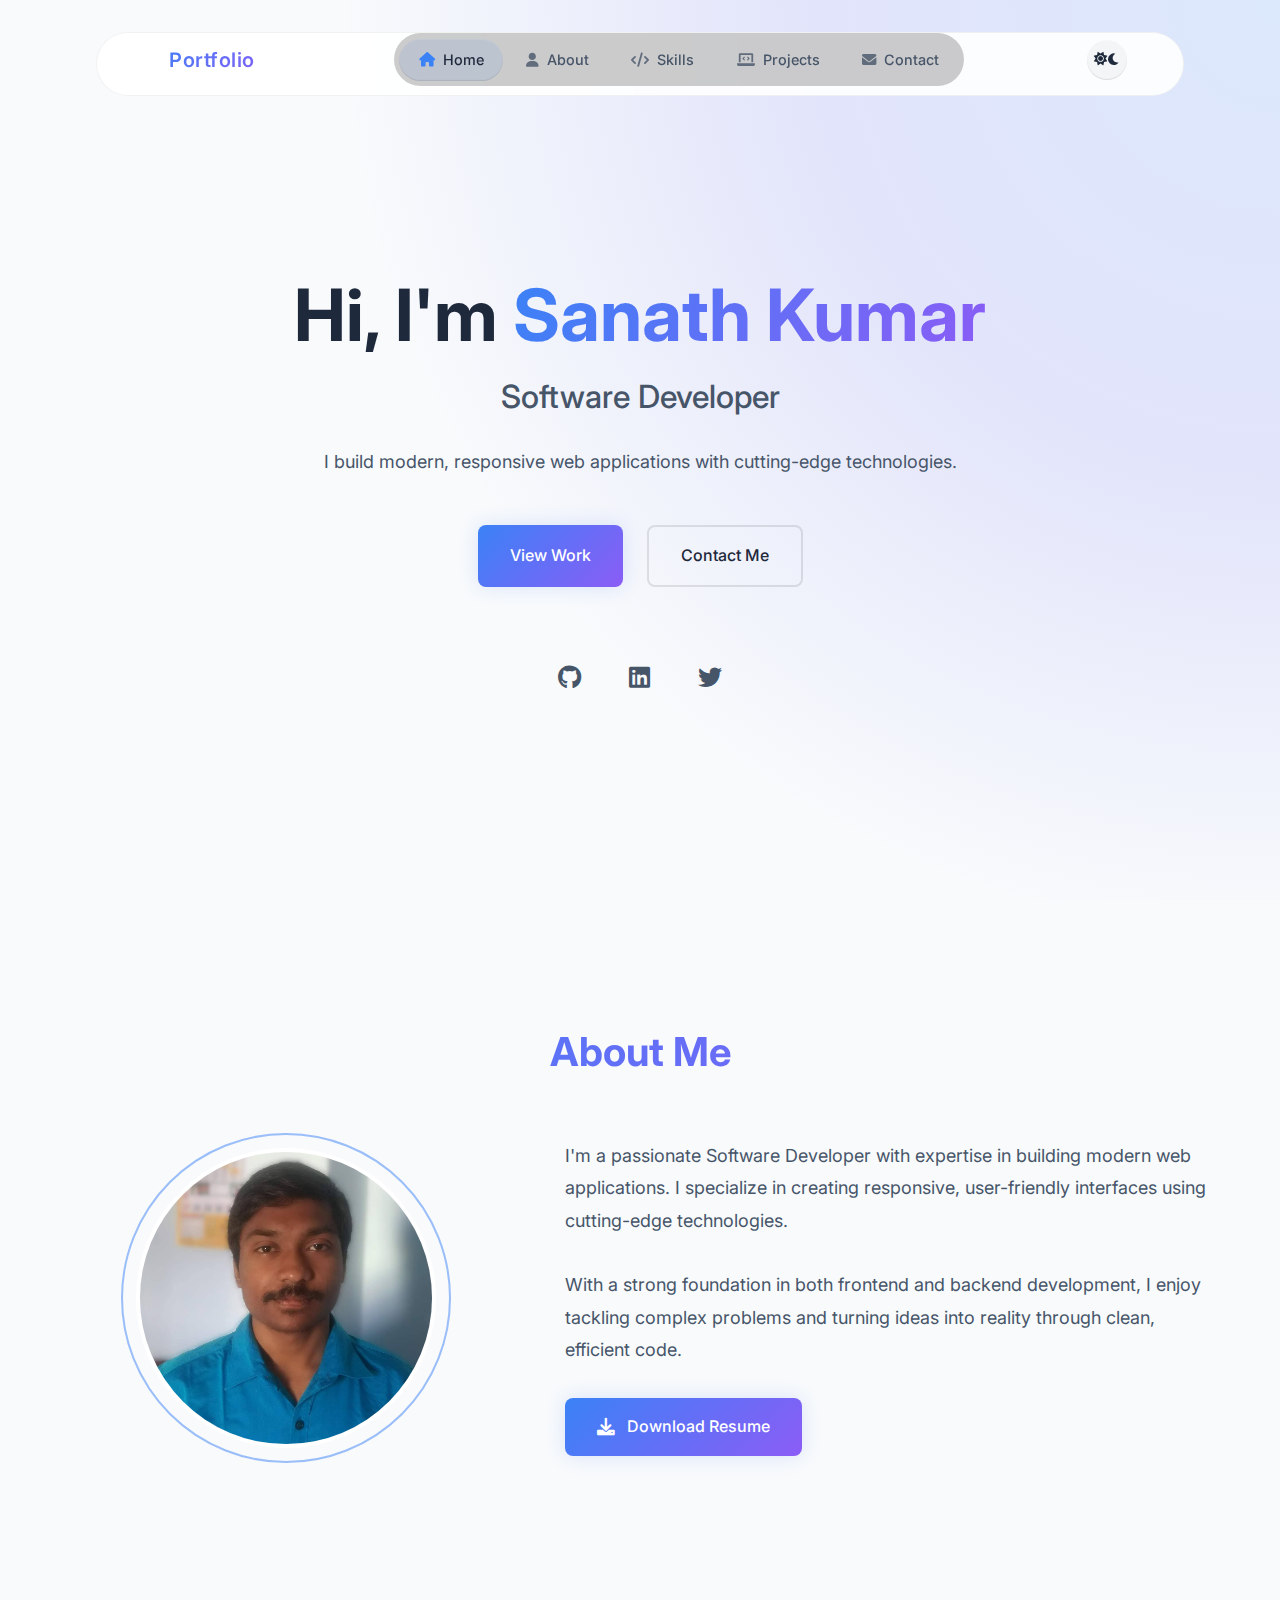
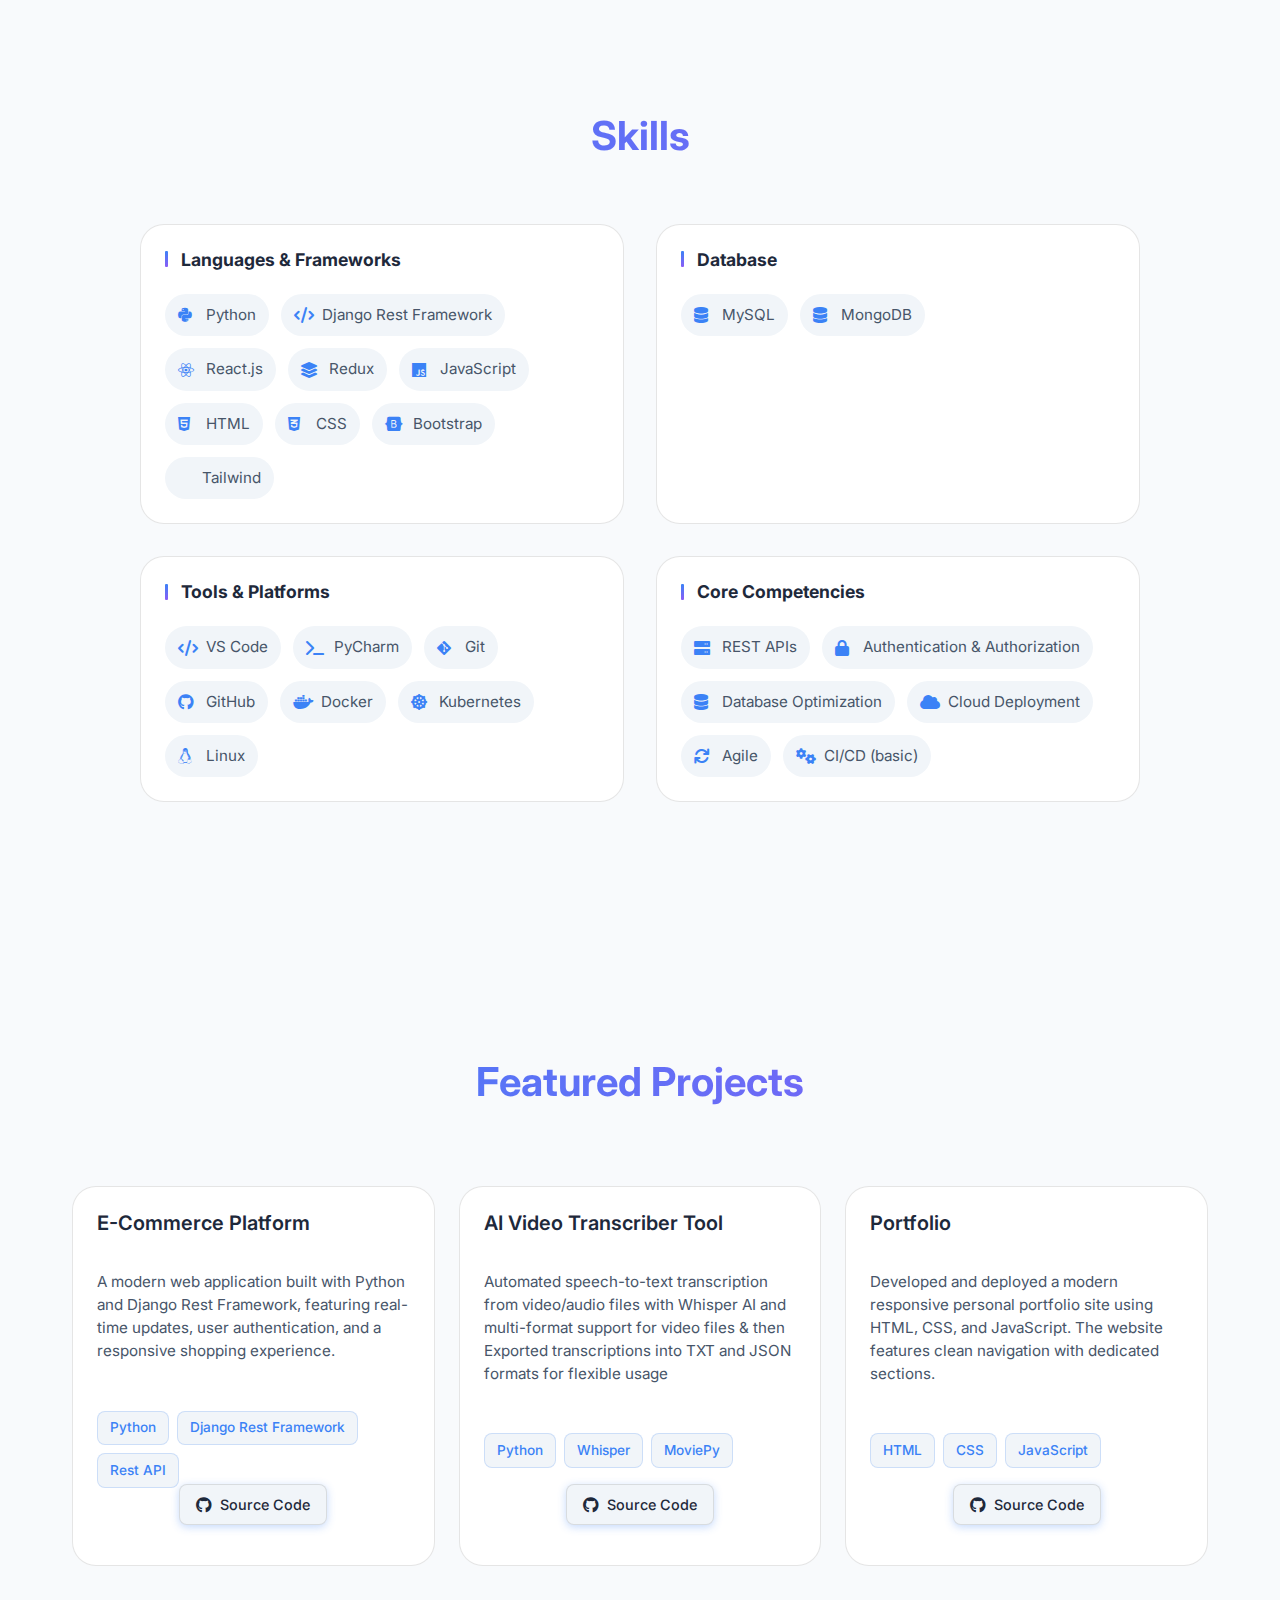
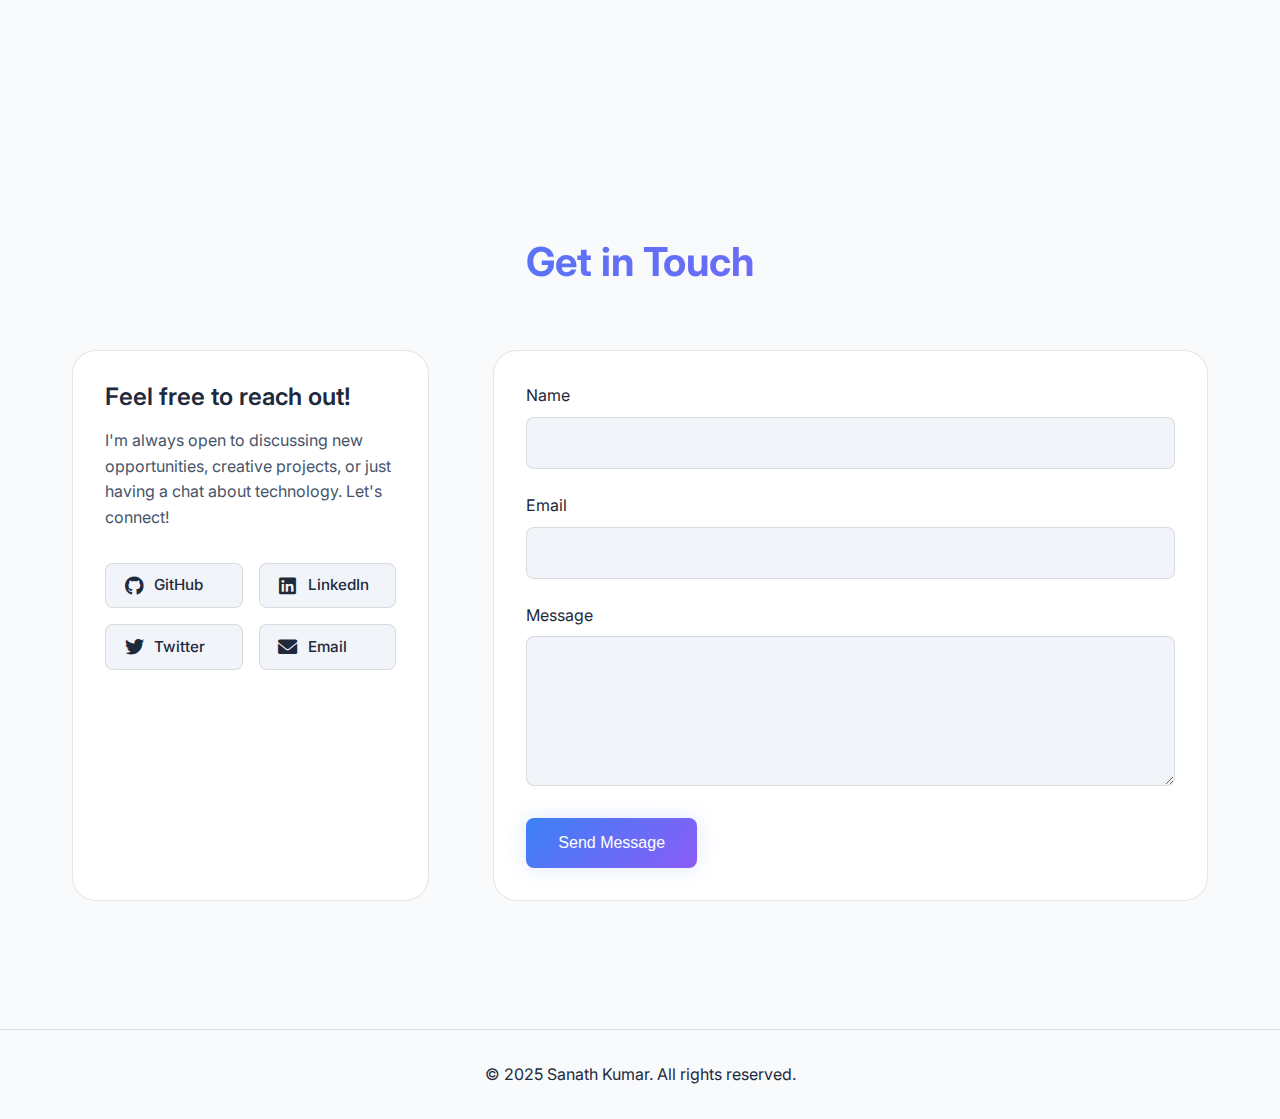
<file: index.html>
<!DOCTYPE html>
<html lang="en">
<head>
    <meta charset="UTF-8">
    <meta name="viewport" content="width=device-width, initial-scale=1.0">
    <title>Sanath Kumar - Portfolio</title>
    
    <!-- Favicon -->
    <link rel="icon" type="image/x-icon" href="data:image/svg+xml,<svg xmlns='http://www.w3.org/2000/svg' viewBox='0 0 100 100'><text y='.9em' font-size='90'>👨‍💻</text></svg>">
    <link rel="apple-touch-icon" href="data:image/svg+xml,<svg xmlns='http://www.w3.org/2000/svg' viewBox='0 0 100 100'><text y='.9em' font-size='90'>👨‍💻</text></svg>">
    
    <!-- Fonts and Styles -->
    <link href="https://fonts.googleapis.com/css2?family=Inter:wght@400;500;600;700&display=swap" rel="stylesheet">
    <link rel="stylesheet" href="css/index.css">
    <link rel="stylesheet" href="css/skills.css">
    <link rel="stylesheet" href="css/projects.css">
    <link rel="stylesheet" href="https://cdnjs.cloudflare.com/ajax/libs/font-awesome/6.0.0/css/all.min.css">
    <script src="js/theme.js" defer></script>
</head>
<body>
    <header class="header">
        <div class="container">
            <nav class="navbar">
                <a href="#" class="logo">Portfolio</a>
                <ul class="nav-links">
                    <li><a href="#home" class="active"><i class="fas fa-home"></i> Home</a></li>
                    <li><a href="#about"><i class="fas fa-user"></i> About</a></li>
                    <li><a href="#skills"><i class="fas fa-code"></i> Skills</a></li>
                    <li><a href="#projects"><i class="fas fa-laptop-code"></i> Projects</a></li>
                    <li><a href="#contact"><i class="fas fa-envelope"></i> Contact</a></li>
                </ul>
                <button class="theme-toggle" aria-label="Toggle theme">
                    <i class="fas fa-sun sun-icon"></i>
                    <i class="fas fa-moon moon-icon"></i>
                </button>
            </nav>
        </div>
    </header>

    <main>
        <!-- Hero Section -->
        <section id="home" class="hero">
            <div class="container">
                <div class="hero-content">
                    <h1 class="hero-title">Hi, I'm <span class="highlight">Sanath Kumar</span></h1>
                    <h2 class="hero-subtitle">Software Developer</h2>
                    <p class="hero-description">I build modern, responsive web applications with cutting-edge technologies.</p>
                    <div class="cta-buttons">
                        <a href="#projects" class="btn btn-primary">
                            View Work
                        </a>
                        <a href="#contact" class="btn btn-outline">
                            Contact Me
                        </a>
                    </div>
                    <div class="social-links">
                        <a href="https://github.com/sanathkmr14/" target="_blank" class="social-link">
                            <i class="fab fa-github"></i>
                        </a>
                        <a href="https://www.linkedin.com/in/sanathkumar14/" target="_blank" class="social-link">
                            <i class="fab fa-linkedin"></i>
                        </a>
                        <a href="https://x.com/sanathp14" target="_blank" class="social-link">
                            <i class="fab fa-twitter"></i>
                        </a>
                    </div>
                </div>
            </div>
        </section>

        <!-- About Section -->
        <section id="about" class="section">
            <div class="container">
                <h2 class="section-title">About Me</h2>
                <div class="about-content">
                    <div class="about-image">
                        <img src="images/Sanath.jpg" alt="Sanath Kumar" class="profile-image">
                    </div>
                    <div class="about-text">
                        <p>
                            I'm a passionate Software Developer with expertise in building modern web applications. I specialize in creating responsive, user-friendly interfaces using cutting-edge technologies.
                        </p>
                        <p>
                            With a strong foundation in both frontend and backend development, I enjoy tackling complex problems and turning ideas into reality through clean, efficient code.
                        </p>
                        <div class="about-cta">
                            <a href="Sanath-Resume.pdf" target="_blank" class="btn btn-primary">
                                <i class="fas fa-download"></i>
                                Download Resume
                            </a>
                        </div>
                    </div>
                </div>
            </div>
        </section>

        <!-- Skills Section -->
        <section id="skills" class="section">
            <div class="container">
                <h2 class="section-title">Skills</h2>
                <div class="skills-grid">
                    <div class="skill-category">
                        <h3 class="category-title">Languages & Frameworks</h3>
                        <div class="skill-items">
                            <div class="skill-item">
                                <i class="fab fa-python"></i>
                                <span>Python</span>
                            </div>
                            <div class="skill-item">
                                <i class="fas fa-code"></i>
                                <span>Django Rest Framework</span>
                            </div>
                            <div class="skill-item">
                                <i class="fab fa-react"></i>
                                <span>React.js</span>
                            </div>
                            <div class="skill-item">
                                <i class="fas fa-layer-group"></i>
                                <span>Redux</span>
                            </div>
                            <div class="skill-item">
                                <i class="fab fa-js"></i>
                                <span>JavaScript</span>
                            </div>
                            <div class="skill-item">
                                <i class="fab fa-html5"></i>
                                <span>HTML</span>
                            </div>
                            <div class="skill-item">
                                <i class="fab fa-css3-alt"></i>
                                <span>CSS</span>
                            </div>
                            <div class="skill-item">
                                <i class="fab fa-bootstrap"></i>
                                <span>Bootstrap</span>
                            </div>
                            <div class="skill-item">
                                <div class="tailwind-logo"></div>
                                <span>Tailwind</span>
                            </div>

                        </div>
                    </div>
                    
                    <div class="skill-category">
                        <h3 class="category-title">Database</h3>
                        <div class="skill-items">
                            <div class="skill-item">
                                <i class="fas fa-database"></i>
                                <span>MySQL</span>
                            </div>
                            <div class="skill-item">
                                <i class="fas fa-database"></i>
                                <span>MongoDB</span>
                            </div>
                        </div>
                    </div>

                    <div class="skill-category">
                        <h3 class="category-title">Tools & Platforms</h3>
                        <div class="skill-items">
                            <div class="skill-item">
                                <i class="fas fa-code"></i>
                                <span>VS Code</span>
                            </div>
                            <div class="skill-item">
                                <i class="fas fa-terminal"></i>
                                <span>PyCharm</span>
                            </div>
                            <div class="skill-item">
                                <i class="fab fa-git-alt"></i>
                                <span>Git</span>
                            </div>
                            <div class="skill-item">
                                <i class="fab fa-github"></i>
                                <span>GitHub</span>
                            </div>
                            <div class="skill-item">
                                <i class="fab fa-docker"></i>
                                <span>Docker</span>
                            </div>
                            <div class="skill-item">
                                <i class="fas fa-dharmachakra"></i>
                                <span>Kubernetes</span>
                            </div>
                            <div class="skill-item">
                                <i class="fab fa-linux"></i>
                                <span>Linux</span>
                            </div>
                        </div>
                    </div>

                    <div class="skill-category">
                        <h3 class="category-title">Core Competencies</h3>
                        <div class="skill-items">
                            <div class="skill-item">
                                <i class="fas fa-server"></i>
                                <span>REST APIs</span>
                            </div>
                            <div class="skill-item">
                                <i class="fas fa-lock"></i>
                                <span>Authentication & Authorization</span>
                            </div>
                            <div class="skill-item">
                                <i class="fas fa-database"></i>
                                <span>Database Optimization</span>
                            </div>
                            <div class="skill-item">
                                <i class="fas fa-cloud"></i>
                                <span>Cloud Deployment</span>
                            </div>
                            <div class="skill-item">
                                <i class="fas fa-sync"></i>
                                <span>Agile</span>
                            </div>
                            <div class="skill-item">
                                <i class="fas fa-cogs"></i>
                                <span>CI/CD (basic)</span>
                            </div>
                        </div>
                    </div>
                </div>
            </div>
        </section>

        <!-- Projects Section -->
        <section id="projects" class="section">
            <div class="container">
                <h2 class="section-title">Featured Projects</h2>
                <div class="projects-grid">
                    <article class="project-card">
                        <div class="project-content">
                            <h3>E-Commerce Platform</h3>
                            <p class="project-description">A modern web application built with Python and Django Rest Framework, featuring real-time updates, user authentication, and a responsive shopping experience.</p>
                            <div class="project-tech">
                                <span class="tech-tag">Python</span>
                                <span class="tech-tag">Django Rest Framework</span>
                                <span class="tech-tag">Rest API</span>
                            </div>
                            <div class="project-links">
                                <a href="#" class="project-link"><i class="fab fa-github"></i> Source Code</a>
                            </div>
                        </div>
                    </article>

                    <article class="project-card">
                        <div class="project-content">
                            <h3>AI Video Transcriber Tool</h3>
                            <p class="project-description">Automated speech-to-text transcription from video/audio files with Whisper AI and multi-format support for video files & then Exported transcriptions into TXT and JSON formats for flexible usage</p>
                            <div class="project-tech">
                                <span class="tech-tag">Python</span>
                                <span class="tech-tag">Whisper</span>
                                <span class="tech-tag">MoviePy</span>
                            </div>
                            <div class="project-links">
                                <a href="https://github.com/sanathkmr14/Video-Transcriber-Tool" target="_blank" class="project-link"><i class="fab fa-github"></i> Source Code</a>
                            </div>
                        </div>
                    </article>

                    <article class="project-card">
                        <div class="project-content">
                            <h3>Portfolio</h3>
                            <p class="project-description">Developed and deployed a modern responsive personal portfolio site using HTML, CSS, and JavaScript. The website features clean navigation with dedicated sections.</p>
                            <div class="project-tech">
                                <span class="tech-tag">HTML</span>
                                <span class="tech-tag">CSS</span>
                                <span class="tech-tag">JavaScript</span>
                            </div>
                            <div class="project-links">
                                <a href="https://github.com/sanathkmr14/SanathKumar-Porfolio" target="_blank" class="project-link"><i class="fab fa-github"></i> Source Code</a>
                            </div>
                        </div>
                    </article>
                </div>
            </div>
        </section>

        <!-- Contact Section -->
        <section id="contact" class="section">
            <div class="container">
                <h2 class="section-title">Get in Touch</h2>
                <div class="contact-content">
                    <div class="contact-info">
                        <div class="contact-message">
                            <h3>Feel free to reach out!</h3>
                            <p>I'm always open to discussing new opportunities, creative projects, or just having a chat about technology. Let's connect!</p>
                        </div>
                        <div class="social-links">
                            <a href="https://github.com/sanathkmr14/" target="_blank" class="social-link">
                                <i class="fab fa-github"></i>
                                <span>GitHub</span>
                            </a>
                            <a href="https://www.linkedin.com/in/sanathkumar14/" target="_blank" class="social-link">
                                <i class="fab fa-linkedin"></i>
                                <span>LinkedIn</span>
                            </a>
                            <a href="https://x.com/sanathp14" target="_blank" class="social-link">
                                <i class="fab fa-twitter"></i>
                                <span>Twitter</span>
                            </a>
                            <a href="mailto:sanathkumar.job@gmail.com" class="social-link">
                                <i class="fas fa-envelope"></i>
                                <span>Email</span>
                            </a>
                        </div>
                    </div>
                    <form class="contact-form" id="contactForm" action="https://formspree.io/f/meopjnke" method="POST">
                        <div class="form-group">
                            <label for="name">Name</label>
                            <input type="text" id="name" name="name" required>
                        </div>
                        <div class="form-group">
                            <label for="email">Email</label>
                            <input type="email" id="email" name="email" required>
                        </div>
                        <div class="form-group">
                            <label for="message">Message</label>
                            <textarea id="message" name="message" required></textarea>
                        </div>
                        <button type="submit" class="btn btn-primary" id="submitBtn">Send Message</button>
                        <div class="form-message" id="formMessage" style="display: none;"></div>
                    </form>
                </div>
            </div>
        </section>
    </main>

    <footer class="footer">
        <div class="container">
            <p>&copy; 2025 Sanath Kumar. All rights reserved.</p>
        </div>
    </footer>

    <script>
        document.getElementById('contactForm').addEventListener('submit', async function(e) {
            e.preventDefault();
            
            const submitBtn = document.getElementById('submitBtn');
            const formMessage = document.getElementById('formMessage');
            
            // Show loading state
            submitBtn.textContent = 'Sending...';
            submitBtn.disabled = true;
            formMessage.style.display = 'none';
            
            try {
                const formData = new FormData(this);
                const response = await fetch(this.action, {
                    method: 'POST',
                    body: formData,
                    headers: {
                        'Accept': 'application/json'
                    }
                });
                
                if (response.ok) {
                    formMessage.textContent = 'Thank you! Your message has been sent successfully. I\'ll get back to you soon!';
                    formMessage.className = 'form-message success';
                    formMessage.style.display = 'block';
                    this.reset();
                } else {
                    throw new Error('Form submission failed');
                }
            } catch (error) {
                formMessage.textContent = 'Sorry, there was an error sending your message. Please try again or contact me directly.';
                formMessage.className = 'form-message error';
                formMessage.style.display = 'block';
            } finally {
                submitBtn.textContent = 'Send Message';
                submitBtn.disabled = false;
            }
        });
    </script>
</body>
</html>
</file>
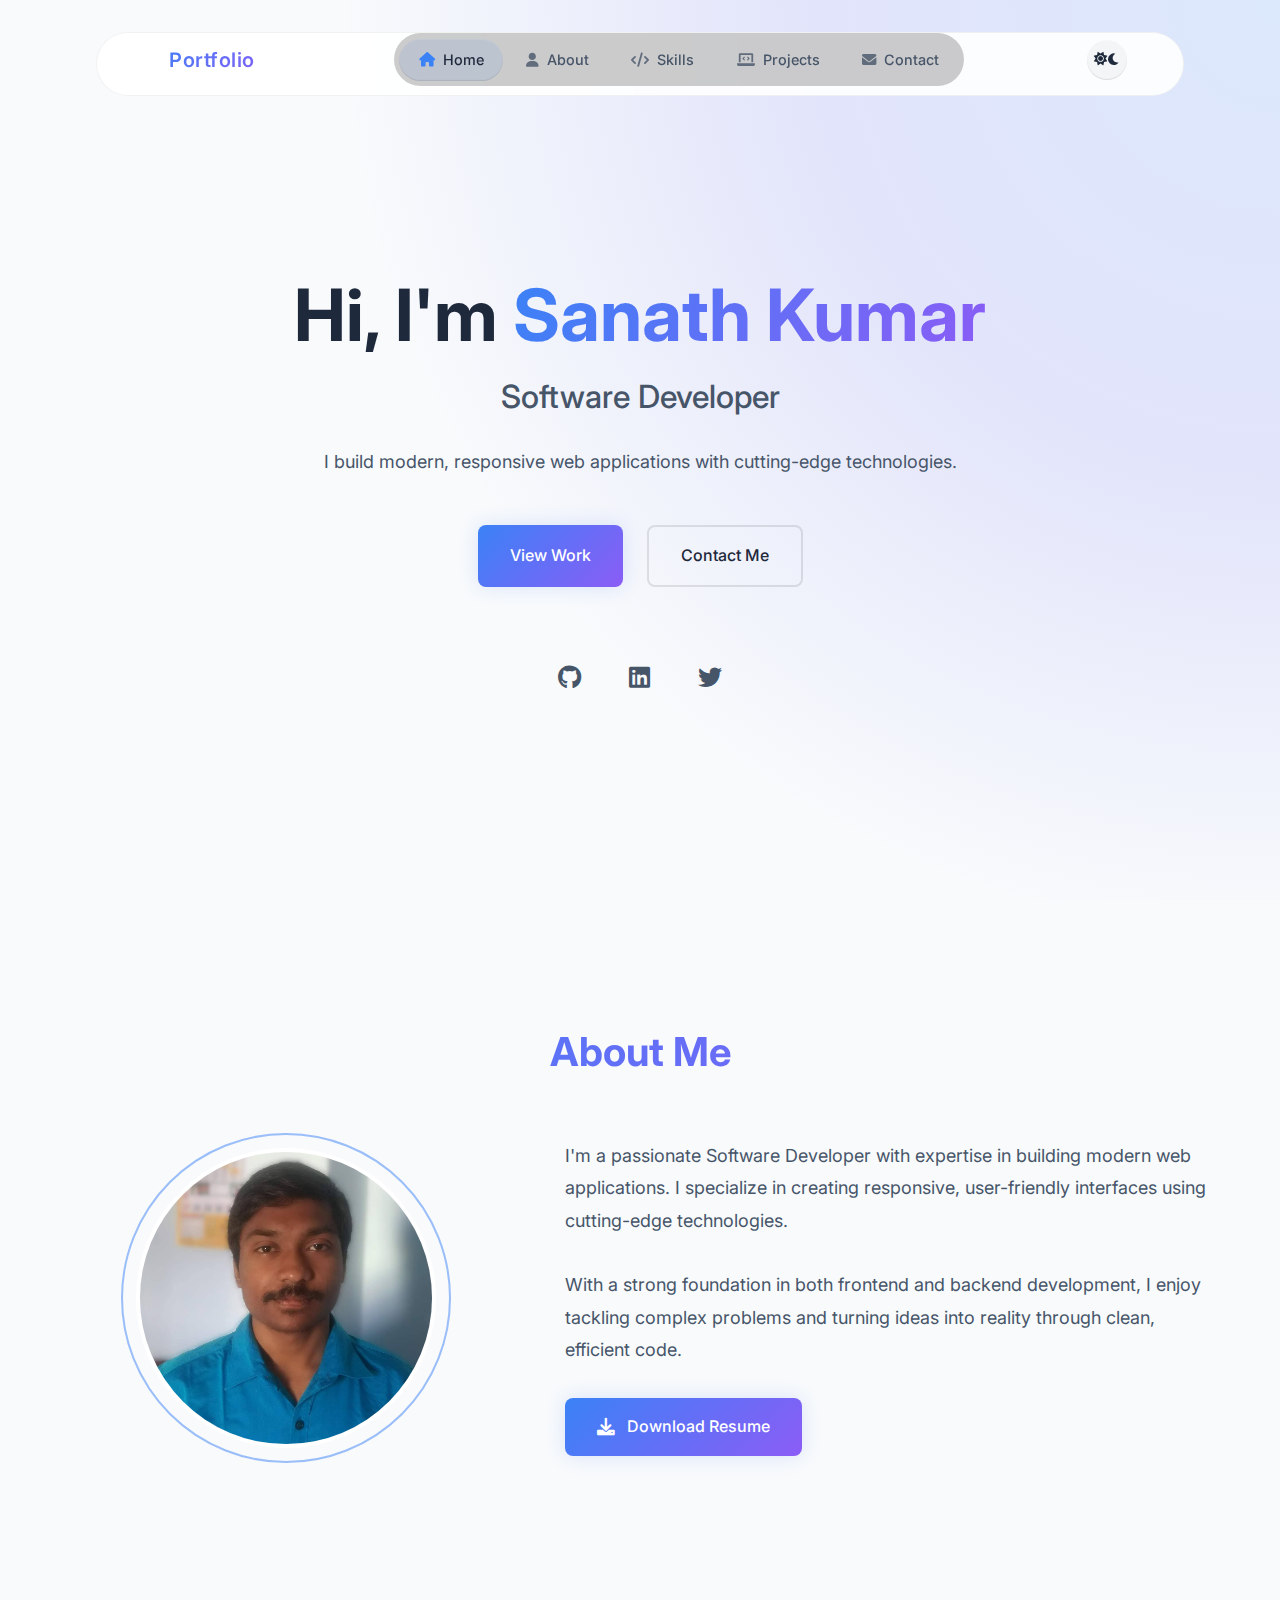
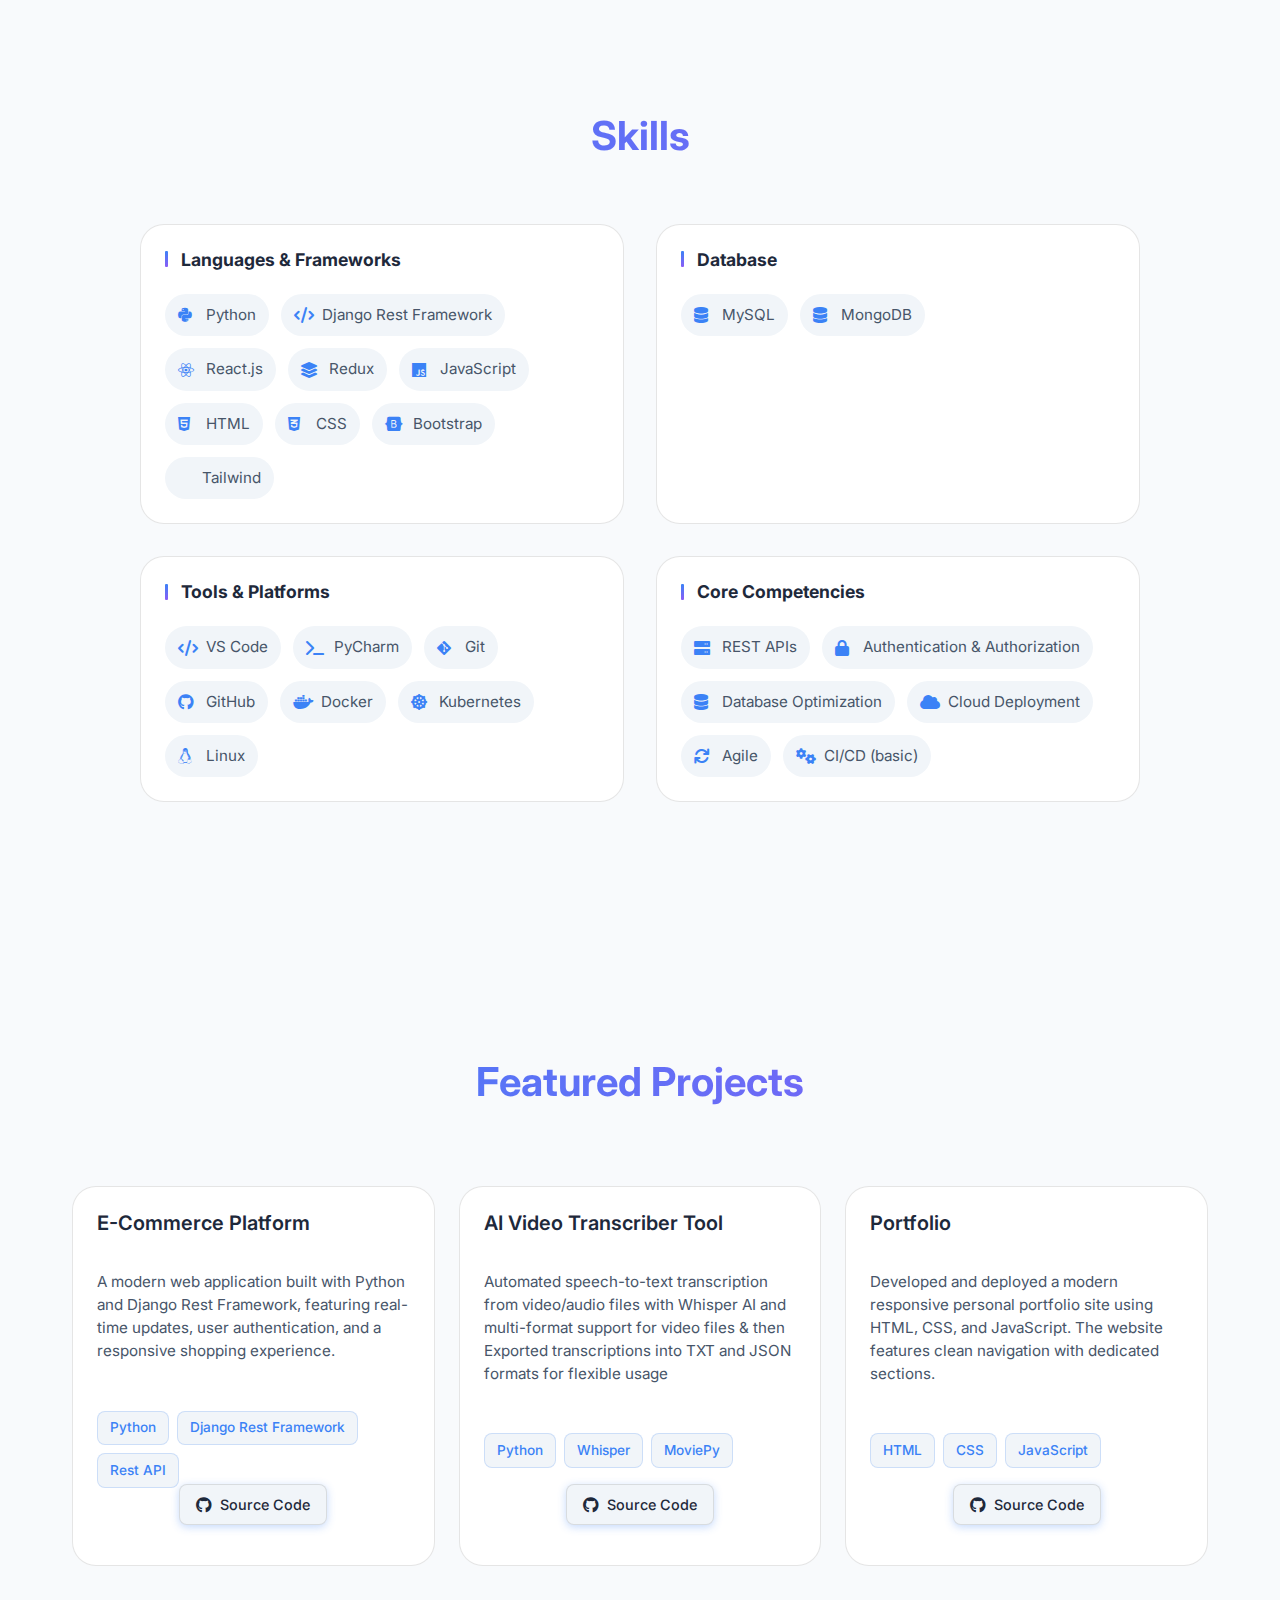
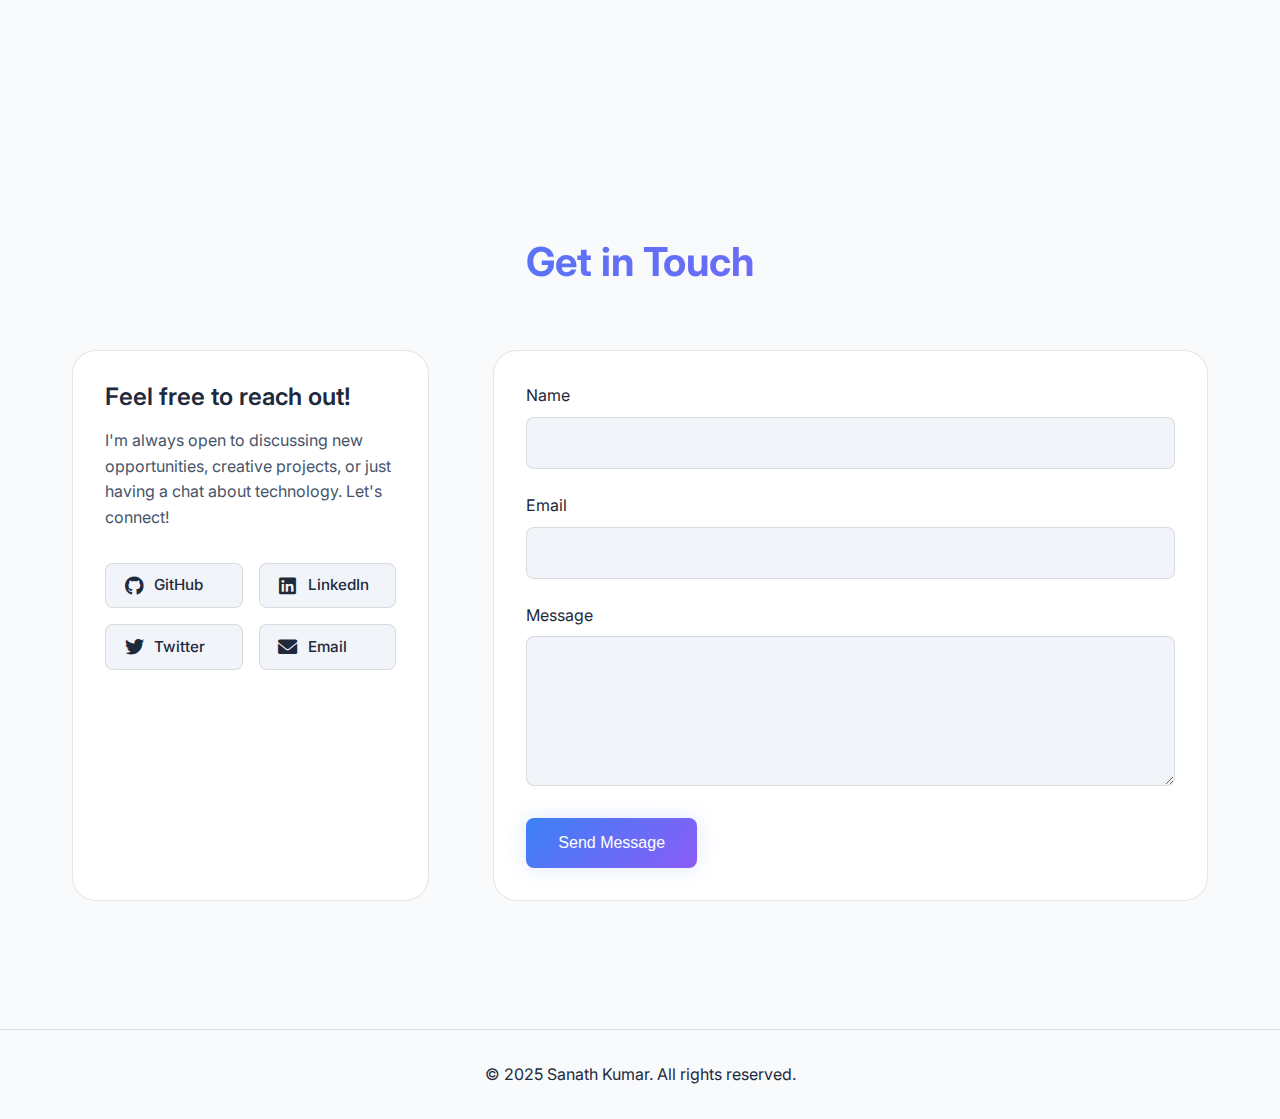
<file: modern.html>
<!DOCTYPE html>
<html lang="en">
<head                   
    <meta name="viewport" content="width=device-width, initial-scale=1.0">
    <title>Portfolio</title>
    <link href="https://fonts.googleapis.com/css2?family=Inter:wght@400;500;600;700&display=swap" rel="stylesheet">
    <link rel="stylesheet" href="css/modern.css">
    <link rel="stylesheet" href="css/skills.css">
    <link rel="stylesheet" href="css/projects.css">
    <link rel="stylesheet" href="https://cdnjs.cloudflare.com/ajax/libs/font-awesome/6.0.0/css/all.min.css">
    <script src="js/theme.js" defer></script>
</head>
<body>
    <header class="header">
        <div class="container">
            <nav class="navbar">
                <a href="#" class="logo">Portfolio</a>
                <ul class="nav-links">
                    <li><a href="#home" class="active"><i class="fas fa-home"></i> Home</a></li>
                    <li><a href="#about"><i class="fas fa-user"></i> About</a></li>
                    <li><a href="#skills"><i class="fas fa-code"></i> Skills</a></li>
                    <li><a href="#projects"><i class="fas fa-laptop-code"></i> Projects</a></li>
                    <li><a href="#contact"><i class="fas fa-envelope"></i> Contact</a></li>
                </ul>
                <button class="theme-toggle" aria-label="Toggle theme">
                    <i class="fas fa-sun sun-icon"></i>
                    <i class="fas fa-moon moon-icon"></i>
                </button>
            </nav>
        </div>
    </header>

    <main>
        <!-- Hero Section -->
        <section id="home" class="hero">
            <div class="container">
                <div class="hero-content">
                    <h1 class="hero-title">Hi, I'm <span class="highlight">Sanath Kumar</span></h1>
                    <h2 class="hero-subtitle">Software Developer</h2>
                    <p class="hero-description">I build modern, responsive web applications with cutting-edge technologies.</p>
                    <div class="cta-buttons">
                        <a href="#projects" class="btn btn-primary">
                            View Work
                        </a>
                        <a href="#contact" class="btn btn-outline">
                            Contact Me
                        </a>
                    </div>
                    <div class="social-links">
                        <a href="https://github.com/sanathkmr14/" target="_blank" class="social-link">
                            <i class="fab fa-github"></i>
                        </a>
                        <a href="https://www.linkedin.com/in/sanathkumar14/" target="_blank" class="social-link">
                            <i class="fab fa-linkedin"></i>
                        </a>
                        <a href="https://x.com/sanathp14" target="_blank" class="social-link">
                            <i class="fab fa-twitter"></i>
                        </a>
                    </div>
                </div>
            </div>
        </section>

        <!-- About Section -->
        <section id="about" class="section">
            <div class="container">
                <h2 class="section-title">About Me</h2>
                <div class="about-content">
                    <div class="about-image">
                        <img src="images/Sanath.jpg" alt="Sanath Kumar" class="profile-image">
                    </div>
                    <div class="about-text">
                        <p>
                            I'm a passionate Software Developer with expertise in building modern web applications. I specialize in creating responsive, user-friendly interfaces using cutting-edge technologies.
                        </p>
                        <p>
                            With a strong foundation in both frontend and backend development, I enjoy tackling complex problems and turning ideas into reality through clean, efficient code.
                        </p>
                        <div class="about-cta">
                            <a href="Sanath-Resume.pdf" target="_blank" class="btn btn-primary">
                                <i class="fas fa-download"></i>
                                Download Resume
                            </a>
                        </div>
                    </div>
                </div>
            </div>
        </section>

        <!-- Skills Section -->
        <section id="skills" class="section">
            <div class="container">
                <h2 class="section-title">Skills</h2>
                <div class="skills-grid">
                    <div class="skill-category">
                        <h3 class="category-title">Languages & Frameworks</h3>
                        <div class="skill-items">
                            <div class="skill-item">
                                <i class="fab fa-python"></i>
                                <span>Python</span>
                            </div>
                            <div class="skill-item">
                                <i class="fas fa-code"></i>
                                <span>Django Rest Framework</span>
                            </div>
                            <div class="skill-item">
                                <i class="fab fa-react"></i>
                                <span>React.js</span>
                            </div>
                            <div class="skill-item">
                                <i class="fas fa-layer-group"></i>
                                <span>Redux</span>
                            </div>
                            <div class="skill-item">
                                <i class="fab fa-js"></i>
                                <span>JavaScript</span>
                            </div>
                            <div class="skill-item">
                                <i class="fab fa-html5"></i>
                                <span>HTML</span>
                            </div>
                            <div class="skill-item">
                                <i class="fab fa-css3-alt"></i>
                                <span>CSS</span>
                            </div>
                            <div class="skill-item">
                                <i class="fab fa-bootstrap"></i>
                                <span>Bootstrap</span>
                            </div>
                            <div class="skill-item">
                                <div class="tailwind-logo"></div>
                                <span>Tailwind</span>
                            </div>

                        </div>
                    </div>
                    
                    <div class="skill-category">
                        <h3 class="category-title">Database</h3>
                        <div class="skill-items">
                            <div class="skill-item">
                                <i class="fas fa-database"></i>
                                <span>MySQL</span>
                            </div>
                            <div class="skill-item">
                                <i class="fas fa-database"></i>
                                <span>MongoDB</span>
                            </div>
                        </div>
                    </div>

                    <div class="skill-category">
                        <h3 class="category-title">Tools & Platforms</h3>
                        <div class="skill-items">
                            <div class="skill-item">
                                <i class="fas fa-code"></i>
                                <span>VS Code</span>
                            </div>
                            <div class="skill-item">
                                <i class="fas fa-terminal"></i>
                                <span>PyCharm</span>
                            </div>
                            <div class="skill-item">
                                <i class="fab fa-git-alt"></i>
                                <span>Git</span>
                            </div>
                            <div class="skill-item">
                                <i class="fab fa-github"></i>
                                <span>GitHub</span>
                            </div>
                            <div class="skill-item">
                                <i class="fab fa-docker"></i>
                                <span>Docker</span>
                            </div>
                            <div class="skill-item">
                                <i class="fas fa-dharmachakra"></i>
                                <span>Kubernetes</span>
                            </div>
                            <div class="skill-item">
                                <i class="fab fa-linux"></i>
                                <span>Linux</span>
                            </div>
                        </div>
                    </div>

                    <div class="skill-category">
                        <h3 class="category-title">Core Competencies</h3>
                        <div class="skill-items">
                            <div class="skill-item">
                                <i class="fas fa-server"></i>
                                <span>REST APIs</span>
                            </div>
                            <div class="skill-item">
                                <i class="fas fa-lock"></i>
                                <span>Authentication & Authorization</span>
                            </div>
                            <div class="skill-item">
                                <i class="fas fa-database"></i>
                                <span>Database Optimization</span>
                            </div>
                            <div class="skill-item">
                                <i class="fas fa-cloud"></i>
                                <span>Cloud Deployment</span>
                            </div>
                            <div class="skill-item">
                                <i class="fas fa-sync"></i>
                                <span>Agile</span>
                            </div>
                            <div class="skill-item">
                                <i class="fas fa-cogs"></i>
                                <span>CI/CD (basic)</span>
                            </div>
                        </div>
                    </div>
                </div>
            </div>
        </section>

        <!-- Projects Section -->
        <section id="projects" class="section">
            <div class="container">
                <h2 class="section-title">Featured Projects</h2>
                <div class="projects-grid">
                    <article class="project-card">
                        <div class="project-content">
                            <h3>E-Commerce Platform</h3>
                            <p class="project-description">A modern web application built with Python and Django Rest Framework, featuring real-time updates, user authentication, and a responsive shopping experience.</p>
                            <div class="project-tech">
                                <span class="tech-tag">Python</span>
                                <span class="tech-tag">Django Rest Framework</span>
                                <span class="tech-tag">Rest API</span>
                            </div>
                            <div class="project-links">
                                <a href="#" class="project-link"><i class="fab fa-github"></i> Source Code</a>
                            </div>
                        </div>
                    </article>

                    <article class="project-card">
                        <div class="project-content">
                            <h3>AI Video Transcriber Tool</h3>
                            <p class="project-description">Automated speech-to-text transcription from video/audio files with Whisper AI and multi-format support for video files & then Exported transcriptions into TXT and JSON formats for flexible usage</p>
                            <div class="project-tech">
                                <span class="tech-tag">Python</span>
                                <span class="tech-tag">Whisper</span>
                                <span class="tech-tag">MoviePy</span>
                            </div>
                            <div class="project-links">
                                <a href="#" class="project-link"><i class="fab fa-github"></i> Source Code</a>
                            </div>
                        </div>
                    </article>

                    <article class="project-card">
                        <div class="project-content">
                            <h3>Portfolio</h3>
                            <p class="project-description">Developed and deployed a modern responsive personal portfolio site using HTML, CSS, and JavaScript. The website features clean navigation with dedicated sections.</p>
                            <div class="project-tech">
                                <span class="tech-tag">HTML</span>
                                <span class="tech-tag">CSS</span>
                                <span class="tech-tag">JavaScript</span>
                            </div>
                            <div class="project-links">
                                <a href="#" class="project-link"><i class="fab fa-github"></i> Source Code</a>
                            </div>
                        </div>
                    </article>
                </div>
            </div>
        </section>

        <!-- Contact Section -->
        <section id="contact" class="section">
            <div class="container">
                <h2 class="section-title">Get in Touch</h2>
                <div class="contact-content">
                    <div class="contact-info">
                        <div class="contact-message">
                            <h3>Feel free to reach out!</h3>
                            <p>I'm always open to discussing new opportunities, creative projects, or just having a chat about technology. Let's connect!</p>
                        </div>
                        <div class="social-links">
                            <a href="https://github.com/sanathkmr14/" target="_blank" class="social-link">
                                <i class="fab fa-github"></i>
                                <span>GitHub</span>
                            </a>
                            <a href="https://www.linkedin.com/in/sanathkumar14/" target="_blank" class="social-link">
                                <i class="fab fa-linkedin"></i>
                                <span>LinkedIn</span>
                            </a>
                            <a href="https://x.com/sanathp14" target="_blank" class="social-link">
                                <i class="fab fa-twitter"></i>
                                <span>Twitter</span>
                            </a>
                            <a href="mailto:sanathkumar.job@gmail.com" class="social-link">
                                <i class="fas fa-envelope"></i>
                                <span>Email</span>
                            </a>
                        </div>
                    </div>
                    <form class="contact-form" id="contactForm" action="https://formspree.io/f/meopjnke" method="POST">
                        <div class="form-group">
                            <label for="name">Name</label>
                            <input type="text" id="name" name="name" required>
                        </div>
                        <div class="form-group">
                            <label for="email">Email</label>
                            <input type="email" id="email" name="email" required>
                        </div>
                        <div class="form-group">
                            <label for="message">Message</label>
                            <textarea id="message" name="message" required></textarea>
                        </div>
                        <button type="submit" class="btn btn-primary" id="submitBtn">Send Message</button>
                        <div class="form-message" id="formMessage" style="display: none;"></div>
                    </form>
                </div>
            </div>
        </section>
    </main>

    <footer class="footer">
        <div class="container">
            <p>&copy; 2025 Sanath Kumar. All rights reserved.</p>
        </div>
    </footer>

    <script>
        document.getElementById('contactForm').addEventListener('submit', async function(e) {
            e.preventDefault();
            
            const submitBtn = document.getElementById('submitBtn');
            const formMessage = document.getElementById('formMessage');
            
            // Show loading state
            submitBtn.textContent = 'Sending...';
            submitBtn.disabled = true;
            formMessage.style.display = 'none';
            
            try {
                const formData = new FormData(this);
                const response = await fetch(this.action, {
                    method: 'POST',
                    body: formData,
                    headers: {
                        'Accept': 'application/json'
                    }
                });
                
                if (response.ok) {
                    formMessage.textContent = 'Thank you! Your message has been sent successfully. I\'ll get back to you soon!';
                    formMessage.className = 'form-message success';
                    formMessage.style.display = 'block';
                    this.reset();
                } else {
                    throw new Error('Form submission failed');
                }
            } catch (error) {
                formMessage.textContent = 'Sorry, there was an error sending your message. Please try again or contact me directly.';
                formMessage.className = 'form-message error';
                formMessage.style.display = 'block';
            } finally {
                submitBtn.textContent = 'Send Message';
                submitBtn.disabled = false;
            }
        });
    </script>
</body>
</html>
</file>
<file: css/index.css>
/* Modern Portfolio CSS - 2025 */

:root {
    /* Modern Color Palette */
    --primary: #2563eb;
    --primary-dark: #1d4ed8;
    --primary-light: #60a5fa;
    
    /* Dark Theme Colors */
    --bg-main: #0b1121;
    --bg-card: #151c30;
    --bg-hover: #1d2539;
    
    /* Text Colors */
    --text-main: #f1f5f9;
    --text-secondary: #94a3b8;
    --text-muted: #64748b;
    
    /* Navigation Colors - Dark Theme */
    --nav-bg: rgba(17, 24, 39, 0.95);
    --nav-border: rgba(255, 255, 255, 0.05);
    --nav-shadow: 0 8px 32px rgba(0, 0, 0, 0.2);
    --nav-item-bg: rgba(0, 0, 0, 0.2);
    --nav-item-hover: rgba(255, 255, 255, 0.05);
    --nav-active-bg: rgba(59, 130, 246, 0.15);
    
    /* Accent Colors */
    --accent-blue: #3b82f6;
    --accent-indigo: #6366f1;
    --accent-purple: #8b5cf6;
    
    /* Borders & Shadows */
    --border-color: rgba(255, 255, 255, 0.1);
    --glow: 0 0 20px rgba(37, 99, 235, 0.15);
    --shadow-sm: 0 2px 4px rgba(0, 0, 0, 0.3);
    --shadow-md: 0 4px 6px -1px rgba(0, 0, 0, 0.3);
    --shadow-lg: 0 10px 15px -3px rgba(0, 0, 0, 0.3);

    /* Transitions */
    --transition-all: all 0.3s cubic-bezier(0.4, 0, 0.2, 1);
    --transition-transform: transform 0.2s cubic-bezier(0.4, 0, 0.2, 1);
    
    /* Border Radius */
    --radius-sm: 0.5rem;
    --radius-md: 1rem;
    --radius-lg: 1.5rem;
    
    /* Layout */
    --max-width: 1200px;
    --header-height: 5rem;
    --section-spacing: 8rem;
}

/* Theme Variables */
:root[data-theme="light"] {
    --bg-main: #f8fafc;
    --bg-card: #ffffff;
    --bg-hover: #f1f5f9;
    --text-main: #1e293b;
    --text-secondary: #475569;
    --text-muted: #64748b;
    --border-color: rgba(0, 0, 0, 0.1);
    --nav-bg: rgba(255, 255, 255, 0.9);
    --nav-border: rgba(0, 0, 0, 0.05);
    --nav-shadow: 0 8px 32px rgba(0, 0, 0, 0.05);
    --nav-item-bg: rgba(0, 0, 0, 0.03);
    --nav-item-hover: rgba(0, 0, 0, 0.06);
    --nav-active-bg: rgba(59, 130, 246, 0.1);
}

/* Base Reset */
*, *::before, *::after {
    margin: 0;
    padding: 0;
    box-sizing: border-box;
}

html {
    scroll-behavior: smooth;
    scroll-padding-top: var(--header-height);
}

body {
    font-family: 'Inter', system-ui, -apple-system, sans-serif;
    background-color: var(--bg-main);
    color: var(--text-main);
    line-height: 1.6;
    -webkit-font-smoothing: antialiased;
    transition: background-color 0.3s ease, color 0.3s ease;
}

/* Typography */
h1, h2, h3, h4, h5, h6 {
    line-height: 1.2;
    font-weight: 700;
}

/* Container */
.container {
    width: 100%;
    max-width: var(--max-width);
    margin: 0 auto;
    padding: 0 2rem;
}

/* Header & Navigation */
.header {
    position: fixed;
    top: 2rem;
    left: 50%;
    transform: translateX(-50%);
    width: 85%;
    max-width: calc(var(--max-width) - 6rem);
    height: 4rem;
    background: var(--nav-bg);
    backdrop-filter: blur(10px);
    -webkit-backdrop-filter: blur(10px);
    z-index: 1000;
    border-radius: 3rem;
    box-shadow: 
        0 8px 32px var(--nav-shadow),
        inset 0 2px 1px rgba(255, 255, 255, 0.1),
        inset 0 -1px 1px rgba(0, 0, 0, 0.1);
    border: 1px solid var(--nav-border);
}

.navbar {
    display: flex;
    justify-content: space-between;
    align-items: center;
    height: 100%;
    padding: 0 1.5rem;
}

.nav-links {
    display: flex;
    gap: 0.25rem;
    list-style: none;
    background: var(--nav-item-bg);
    padding: 0.35rem;
    border-radius: 2rem;
    margin: 0 1rem;
}

.navbar {
    display: flex;
    justify-content: space-between;
    align-items: center;
    height: 100%;
    padding: 0 1.5rem;
}

.logo {
    color: var(--text-main);
    font-size: 1.25rem;
    font-weight: 600;
    text-decoration: none;
    background: linear-gradient(135deg, var(--accent-blue), var(--accent-purple));
    -webkit-background-clip: text;
    background-clip: text;
    -webkit-text-fill-color: transparent;
    padding: 0.5rem 1rem;
    letter-spacing: 0.5px;
}

.nav-links {
    display: flex;
    gap: 0.25rem;
    list-style: none;
    background: rgba(0, 0, 0, 0.2);
    padding: 0.35rem;
    border-radius: 2rem;
    margin: 0 1rem;
}

.nav-links a {
    color: var(--text-secondary);
    text-decoration: none;
    font-size: 0.9rem;
    font-weight: 500;
    transition: var(--transition-all);
    padding: 0.6rem 1.2rem;
    border-radius: 1.5rem;
    display: flex;
    align-items: center;
    gap: 0.5rem;
}

.nav-links a i {
    font-size: 0.9rem;
    opacity: 0.8;
    transition: var(--transition-all);
}

.nav-links a:hover {
    color: var(--text-main);
}

.nav-links a:hover i {
    opacity: 1;
    transform: scale(1.1);
}

.nav-links a.active {
    color: var(--text-main);
    background: var(--nav-active-bg);
    box-shadow: 
        inset 0 1px 1px rgba(255, 255, 255, 0.1),
        inset 0 -1px 1px rgba(0, 0, 0, 0.1);
}

.nav-links a:hover {
    background: var(--nav-item-hover);
}

.nav-links a.active i {
    opacity: 1;
    color: var(--accent-blue);
}

/* Theme Toggle */
.theme-toggle {
    background: var(--nav-item-bg);
    border: none;
    padding: 0.6rem;
    width: 2.5rem;
    height: 2.5rem;
    border-radius: 50%;
    color: var(--text-main);
    cursor: pointer;
    transition: var(--transition-all);
    display: flex;
    align-items: center;
    justify-content: center;
    box-shadow: 
        inset 0 1px 1px rgba(255, 255, 255, 0.1),
        inset 0 -1px 1px rgba(0, 0, 0, 0.1);
}

.theme-toggle:hover {
    background: var(--nav-item-hover);
    transform: translateY(-1px);
}

/* Hero Section */
.hero {
    min-height: 100vh;
    display: flex;
    align-items: center;
    padding: var(--header-height) 0 0;
    position: relative;
    overflow: hidden;
}

.hero::before {
    content: '';
    position: absolute;
    top: 0;
    right: 0;
    width: 100%;
    height: 100%;
    background: radial-gradient(circle at top right, 
        rgba(59, 130, 246, 0.15),
        rgba(99, 102, 241, 0.15),
        transparent 60%);
    pointer-events: none;
}

.hero-content {
    max-width: 800px;
    margin: 0 auto;
    text-align: center;
    position: relative;
    z-index: 1;
}

.hero-title {
    font-size: clamp(2.5rem, 8vw, 4.5rem);
    margin-bottom: 1.5rem;
    line-height: 1.1;
}

.highlight {
    background: linear-gradient(120deg, var(--accent-blue), var(--accent-purple));
    -webkit-background-clip: text;
    background-clip: text;
    -webkit-text-fill-color: transparent;
    position: relative;
    display: inline-block;
}

.hero-subtitle {
    font-size: clamp(1.25rem, 4vw, 2rem);
    color: var(--text-secondary);
    margin-bottom: 2rem;
    font-weight: 500;
}

.hero-description {
    font-size: 1.125rem;
    color: var(--text-secondary);
    max-width: 800px;
    margin: 0 auto 3rem;
    white-space: nowrap;
    text-align: center;
}

/* Buttons */
.cta-buttons {
    display: flex;
    gap: 1.5rem;
    justify-content: center;
    margin-bottom: 4rem;
}

.btn {
    display: inline-flex;
    align-items: center;
    justify-content: center;
    padding: 1rem 2rem;
    border-radius: var(--radius-sm);
    font-weight: 500;
    font-size: 1rem;
    transition: var(--transition-all);
    text-decoration: none;
}

.btn-primary {
    background: linear-gradient(135deg, var(--accent-blue), var(--accent-purple));
    color: white;
    border: none;
    box-shadow: var(--glow);
}

.btn-primary:hover {
    transform: translateY(-2px);
    box-shadow: var(--glow), var(--shadow-lg);
}

.btn-outline {
    background: transparent;
    border: 2px solid var(--border-color);
    color: var(--text-main);
}

.btn-outline:hover {
    border-color: var(--accent-blue);
    background: var(--bg-hover);
    transform: translateY(-2px);
}

/* Social Links */
.social-links {
    display: flex;
    gap: 2rem;
    justify-content: center;
}

.social-link {
    color: var(--text-secondary);
    font-size: 1.5rem;
    transition: var(--transition-all);
    padding: 0.5rem;
    border-radius: 50%;
}

.social-link:hover {
    color: var(--text-main);
    transform: translateY(-3px);
    background: var(--bg-hover);
}

/* Sections Common */
.section {
    padding: var(--section-spacing) 0;
    position: relative;
}

.section-title {
    font-size: 2.5rem;
    text-align: center;
    margin-bottom: 4rem;
    background: linear-gradient(to right, var(--accent-blue), var(--accent-purple));
    -webkit-background-clip: text;
    background-clip: text;
    -webkit-text-fill-color: transparent;
}

/* About Section */
.about-content {
    display: grid;
    grid-template-columns: 1fr 1.5fr;
    gap: 4rem;
    align-items: center;
}

.about-image {
    position: relative;
    width: 300px;
    height: 300px;
    margin: 0 auto;
}

.about-image::before {
    content: '';
    position: absolute;
    inset: -15px;
    border: 2px solid var(--accent-blue);
    border-radius: 50%;
    z-index: 0;
    opacity: 0.5;
}

.profile-image {
    width: 100%;
    height: 100%;
    border-radius: 50%;
    object-fit: cover;
    position: relative;
    z-index: 1;
    border: 4px solid var(--bg-card);
}

.about-text p {
    color: var(--text-secondary);
    font-size: 1.125rem;
    margin-bottom: 2rem;
    line-height: 1.8;
}

.about-cta {
    margin-top: 2rem;
}

.about-cta .btn {
    display: inline-flex;
    align-items: center;
    gap: 0.75rem;
}

.about-cta .btn i {
    font-size: 1.1rem;
}

/* Skills Section */
.skills-grid {
    display: grid;
    grid-template-columns: 1fr;
    gap: 2.5rem;
}

.skill-category {
    background: var(--bg-card);
    padding: 2.5rem;
    border-radius: var(--radius-lg);
    border: 1px solid var(--border-color);
    transition: var(--transition-all);
}

.skill-category:hover {
    transform: translateY(-5px);
    box-shadow: var(--shadow-lg);
    border-color: var(--accent-blue);
}

.category-title {
    font-size: 1.1rem;
    margin-bottom: 1.25rem;
    color: var(--text-main);
    display: flex;
    align-items: center;
    gap: 0.5rem;
    position: relative;
    padding-left: 1rem;
}

.category-title::before {
    content: '';
    position: absolute;
    left: 0;
    top: 50%;
    transform: translateY(-50%);
    width: 3px;
    height: 1rem;
    background: linear-gradient(to bottom, var(--accent-blue), var(--accent-purple));
    border-radius: 1px;
}

.skill-items {
    display: grid;
    grid-template-columns: repeat(auto-fill, minmax(180px, 1fr));
    gap: 1rem;
    margin-top: 1.5rem;
}

.skill-item {
    background: var(--bg-hover);
    padding: 1rem 1.25rem;
    border-radius: var(--radius-sm);
    display: flex;
    align-items: center;
    gap: 0.75rem;
    transition: var(--transition-all);
    border: 1px solid transparent;
}

.skill-item:hover {
    border-color: var(--accent-blue);
    transform: translateY(-2px);
}

.skill-item i {
    color: var(--accent-blue);
    font-size: 1.25rem;
    min-width: 1.25rem;
}

.skill-item span {
    font-size: 0.95rem;
    color: var(--text-secondary);
}

.skill-item:hover span {
    color: var(--text-main);
}

/* Projects Section */
.projects-grid {
    display: grid;
    grid-template-columns: repeat(auto-fit, minmax(320px, 1fr));
    gap: 1.5rem;
    padding: 1rem 0;
    max-width: 1200px;
    margin: 0 auto;
}

.project-card {
    background: var(--bg-card);
    border-radius: var(--radius-lg);
    overflow: hidden;
    border: 1px solid var(--border-color);
    transition: var(--transition-all);
    position: relative;
    display: flex;
    flex-direction: column;
    min-height: 380px;
    padding-bottom: 1rem;
}

.project-card:hover {
    transform: translateY(-5px);
    box-shadow: var(--shadow-lg);
    border-color: var(--accent-blue);
    background: var(--bg-hover);
}

.project-content {
    padding: 2.5rem 2.5rem 4rem;
    flex-grow: 1;
    display: flex;
    flex-direction: column;
    gap: 1.5rem;
    position: relative;
}

.project-content h3 {
    font-size: 1.5rem;
    color: var(--text-main);
    margin: 0;
    font-weight: 600;
}

.project-description {
    color: var(--text-secondary);
    line-height: 1.6;
    margin: 0;
    font-size: 0.95rem;
}

.project-tech {
    display: flex;
    flex-wrap: wrap;
    gap: 0.5rem;
}

.tech-tag {
    background: var(--bg-hover);
    color: var(--accent-blue);
    padding: 0.35rem 0.75rem;
    border-radius: var(--radius-sm);
    font-size: 0.85rem;
    font-weight: 500;
    transition: var(--transition-all);
}

.tech-tag:hover {
    background: var(--accent-blue);
    color: white;
}

.project-links {
    margin-top: auto;
    display: flex;
    justify-content: flex-end;
    width: 100%;
    position: absolute;
    bottom: 0;
    right: 0;
    padding: 1.5rem;
}

.project-link {
    display: inline-flex;
    align-items: center;
    gap: 0.5rem;
    padding: 0.75rem 1.5rem;
    background: var(--accent-blue);
    color: white;
    text-decoration: none;
    border-radius: var(--radius-sm);
    font-weight: 500;
    transition: transform 0.3s ease;
    font-size: 0.95rem;
    width: auto;
    outline: none;
    -webkit-tap-highlight-color: transparent;
    box-shadow: 0 2px 8px rgba(59, 130, 246, 0.3);
}

.project-link:hover {
    transform: translateY(-2px);
}

.project-link:active {
    transform: translateY(0);
}

.project-link i {
    font-size: 1.1em;
}

.project-content p {
    color: var(--text-secondary);
    margin-bottom: 1.5rem;
}

.project-tags {
    display: flex;
    flex-wrap: wrap;
    gap: 0.3rem;
    margin-bottom: 1.5rem;
}

.tag {
    background: var(--bg-hover);
    color: var(--accent-blue);
    border-radius: var(--radius-sm);
    font-size: 0.875rem;
}

/* Contact Section */
.contact-content {
    display: grid;
    grid-template-columns: 1fr 2fr;
    gap: 4rem;
}

.contact-info {
    background: var(--bg-card);
    padding: 2rem;
    border-radius: var(--radius-lg);
    border: 1px solid var(--border-color);
    display: flex;
    flex-direction: column;
    gap: 2rem;
}

.contact-message h3 {
    color: var(--text-main);
    font-size: 1.5rem;
    margin-bottom: 1rem;
    font-weight: 600;
}

.contact-message p {
    color: var(--text-secondary);
    line-height: 1.6;
    font-size: 1rem;
}

.contact-info .social-links {
    display: flex;
    flex-direction: row;
    gap: 1rem;
    flex-wrap: wrap;
}

.contact-info .social-link {
    display: flex;
    align-items: center;
    gap: 0.5rem;
    padding: 0.6rem 1rem;
    background: var(--bg-hover);
    border: 1px solid var(--border-color);
    border-radius: var(--radius-sm);
    color: var(--text-main);
    text-decoration: none;
    transition: var(--transition-all);
    font-weight: 500;
    flex: 1;
    min-width: fit-content;
}

.contact-info .social-link:hover {
    border-color: var(--accent-blue);
    background: var(--accent-blue);
    color: white;
    transform: translateX(5px);
}

.contact-info .social-link i {
    font-size: 1.2rem;
    width: 1.5rem;
    text-align: center;
}

.contact-info .social-link span {
    font-size: 0.95rem;
}

.form-message {
    margin-top: 1rem;
    padding: 1rem;
    border-radius: var(--radius-sm);
    font-weight: 500;
    text-align: center;
    transition: var(--transition-all);
}

.form-message.success {
    background: rgba(34, 197, 94, 0.1);
    color: #16a34a;
    border: 1px solid rgba(34, 197, 94, 0.3);
}

.form-message.error {
    background: rgba(239, 68, 68, 0.1);
    color: #dc2626;
    border: 1px solid rgba(239, 68, 68, 0.3);
}

.contact-form {
    background: var(--bg-card);
    padding: 2rem;
    border-radius: var(--radius-lg);
    border: 1px solid var(--border-color);
}

.form-group {
    margin-bottom: 1.5rem;
}

.form-group label {
    display: block;
    margin-bottom: 0.5rem;
    color: var(--text-main);
}

.form-group input,
.form-group textarea {
    width: 100%;
    padding: 1rem;
    background: var(--bg-hover);
    border: 1px solid var(--border-color);
    border-radius: var(--radius-sm);
    color: var(--text-main);
    font-size: 1rem;
    transition: var(--transition-all);
}

.form-group input:focus,
.form-group textarea:focus {
    outline: none;
    border-color: var(--accent-blue);
    box-shadow: 0 0 0 2px rgba(59, 130, 246, 0.1);
}

.form-group textarea {
    min-height: 150px;
    resize: vertical;
}

/* Footer */
.footer {
    padding: 2rem 0;
    text-align: center;
    border-top: 1px solid var(--border-color);
}

/* Responsive Design */
@media (max-width: 1024px) {
    .skills-grid {
        grid-template-columns: repeat(2, 1fr);
    }
}

@media (max-width: 768px) {
    .nav-links {
        display: none;
    }

    .about-content,
    .contact-content {
        grid-template-columns: 1fr;
    }

    .about-image {
        max-width: 400px;
        margin: 0 auto;
    }

    .skills-grid {
        grid-template-columns: 1fr;
    }

    .cta-buttons {
        flex-direction: column;
    }

    .btn {
        width: 100%;
    }

    .section {
        padding: 4rem 0;
    }
}

@media (max-width: 480px) {
    .container {
        padding: 0 1rem;
    }

    .hero-title {
        font-size: 2rem;
    }

    .hero-subtitle {
        font-size: 1.25rem;
    }
}
</file>
<file: css/skills.css>
/* Modern Skills Section Styles */
.skills-grid {
    display: grid;
    grid-template-columns: repeat(2, 1fr);
    gap: 2rem;
    max-width: 1000px;
    margin: 0 auto;
}

.skill-category {
    background: var(--bg-card);
    padding: 1.5rem;
    border-radius: var(--radius-lg);
    border: 1px solid var(--border-color);
    transition: var(--transition-all);
    position: relative;
    overflow: hidden;
}

.skill-category::before {
    content: '';
    position: absolute;
    top: 0;
    left: 0;
    width: 100%;
    height: 3px;
    background: linear-gradient(90deg, var(--accent-blue), var(--accent-purple));
    opacity: 0;
    transition: var(--transition-all);
}

.skill-category:hover::before {
    opacity: 1;
}

.skill-items {
    display: flex;
    flex-wrap: wrap;
    gap: 0.75rem;
}

.skill-item {
    background: var(--bg-hover);
    padding: 0.5rem 0.75rem;
    border-radius: 2rem;
    display: inline-flex;
    align-items: center;
    gap: 0.5rem;
    transition: var(--transition-all);
    font-size: 0.9rem;
    color: var(--text-secondary);
    border: 1px solid transparent;
}

.skill-item:hover {
    color: var(--text-main);
    border-color: var(--accent-blue);
    transform: translateY(-1px);
    background: linear-gradient(135deg, 
        rgba(59, 130, 246, 0.1),
        rgba(139, 92, 246, 0.1)
    );
}

.skill-item i {
    color: var(--accent-blue);
    font-size: 1rem;
}

.skill-icon {
    width: 1rem;
    height: 1rem;
    color: var(--accent-blue);
}

.tailwind-logo {
    width: 1rem;
    height: 1rem;
    background-image: url('https://upload.wikimedia.org/wikipedia/commons/d/d5/Tailwind_CSS_Logo.svg');
    background-size: contain;
    background-repeat: no-repeat;
    background-position: center;
}

/* Media Queries */
@media (max-width: 768px) {
    .skills-grid {
        grid-template-columns: 1fr;
    }
}
</file>
<file: css/projects.css>
/* Project Cards Styles */
.project-card {
    background: var(--bg-card);
    border-radius: var(--radius-lg);
    overflow: hidden;
    border: 1px solid var(--border-color);
    transition: var(--transition-all);
    position: relative;
    display: flex;
    flex-direction: column;
    height: 350px;
}

.project-image {
    width: 100%;
    height: 160px;
    overflow: hidden;
    position: relative;
}

.project-image::after {
    content: '';
    position: absolute;
    top: 0;
    left: 0;
    right: 0;
    bottom: 0;
    background: linear-gradient(to bottom, transparent 50%, rgba(10, 15, 28, 0.9));
    opacity: 0.8;
    transition: var(--transition-all);
}

.project-content {
    padding: 1.5rem;
    flex-grow: 1;
    display: flex;
    flex-direction: column;
}

.project-content h3 {
    font-size: 1.25rem;
    margin-bottom: 0.75rem;
    color: var(--text-main);
}

.project-description {
    font-size: 0.95rem;
    color: var(--text-secondary);
    margin-bottom: 1rem;
    line-height: 1.5;
}

.project-tech {
    display: flex;
    flex-wrap: wrap;
    gap: 0.5rem;
    margin-bottom:auto;
}

.tech-tag {
    background: var(--bg-hover);
    color: var(--accent-blue);
    padding: 0.35rem 0.75rem;
    border-radius: var(--radius-sm);
    font-size: 0.85rem;
    border: 1px solid rgba(59, 130, 246, 0.2);
}

.project-links {
    display: flex;
    justify-content: center;
    margin-top: auto;
}

.project-link {
    display: inline-flex;
    align-items: center;
    gap: 0.5rem;
    padding: 0.5rem 1rem;
    border-radius: var(--radius-sm);
    background: var(--bg-hover);
    color: var(--text-main);
    text-decoration: none;
    font-size: 0.9rem;
    transition: var(--transition-all);
    border: 1px solid var(--border-color);
}

.project-link:hover {
    border-color: var(--accent-blue);
    transform: translateY(-2px);
    color: var(--accent-blue);
}

.project-link i {
    font-size: 1rem;
}
</file>
<file: css/modern.css>
/* Modern Portfolio CSS - 2025 */

:root {
    /* Modern Color Palette */
    --primary: #2563eb;
    --primary-dark: #1d4ed8;
    --primary-light: #60a5fa;
    
    /* Dark Theme Colors */
    --bg-main: #0b1121;
    --bg-card: #151c30;
    --bg-hover: #1d2539;
    
    /* Text Colors */
    --text-main: #f1f5f9;
    --text-secondary: #94a3b8;
    --text-muted: #64748b;
    
    /* Navigation Colors - Dark Theme */
    --nav-bg: rgba(17, 24, 39, 0.95);
    --nav-border: rgba(255, 255, 255, 0.05);
    --nav-shadow: 0 8px 32px rgba(0, 0, 0, 0.2);
    --nav-item-bg: rgba(0, 0, 0, 0.2);
    --nav-item-hover: rgba(255, 255, 255, 0.05);
    --nav-active-bg: rgba(59, 130, 246, 0.15);
    
    /* Accent Colors */
    --accent-blue: #3b82f6;
    --accent-indigo: #6366f1;
    --accent-purple: #8b5cf6;
    
    /* Borders & Shadows */
    --border-color: rgba(255, 255, 255, 0.1);
    --glow: 0 0 20px rgba(37, 99, 235, 0.15);
    --shadow-sm: 0 2px 4px rgba(0, 0, 0, 0.3);
    --shadow-md: 0 4px 6px -1px rgba(0, 0, 0, 0.3);
    --shadow-lg: 0 10px 15px -3px rgba(0, 0, 0, 0.3);

    /* Transitions */
    --transition-all: all 0.3s cubic-bezier(0.4, 0, 0.2, 1);
    --transition-transform: transform 0.2s cubic-bezier(0.4, 0, 0.2, 1);
    
    /* Border Radius */
    --radius-sm: 0.5rem;
    --radius-md: 1rem;
    --radius-lg: 1.5rem;
    
    /* Layout */
    --max-width: 1200px;
    --header-height: 5rem;
    --section-spacing: 8rem;
}

/* Theme Variables */
:root[data-theme="light"] {
    --bg-main: #f8fafc;
    --bg-card: #ffffff;
    --bg-hover: #f1f5f9;
    --text-main: #1e293b;
    --text-secondary: #475569;
    --text-muted: #64748b;
    --border-color: rgba(0, 0, 0, 0.1);
    --nav-bg: rgba(255, 255, 255, 0.9);
    --nav-border: rgba(0, 0, 0, 0.05);
    --nav-shadow: 0 8px 32px rgba(0, 0, 0, 0.05);
    --nav-item-bg: rgba(0, 0, 0, 0.03);
    --nav-item-hover: rgba(0, 0, 0, 0.06);
    --nav-active-bg: rgba(59, 130, 246, 0.1);
}

/* Base Reset */
*, *::before, *::after {
    margin: 0;
    padding: 0;
    box-sizing: border-box;
}

html {
    scroll-behavior: smooth;
    scroll-padding-top: var(--header-height);
}

body {
    font-family: 'Inter', system-ui, -apple-system, sans-serif;
    background-color: var(--bg-main);
    color: var(--text-main);
    line-height: 1.6;
    -webkit-font-smoothing: antialiased;
    transition: background-color 0.3s ease, color 0.3s ease;
}

/* Typography */
h1, h2, h3, h4, h5, h6 {
    line-height: 1.2;
    font-weight: 700;
}

/* Container */
.container {
    width: 100%;
    max-width: var(--max-width);
    margin: 0 auto;
    padding: 0 2rem;
}

/* Header & Navigation */
.header {
    position: fixed;
    top: 2rem;
    left: 50%;
    transform: translateX(-50%);
    width: 85%;
    max-width: calc(var(--max-width) - 6rem);
    height: 4rem;
    background: var(--nav-bg);
    backdrop-filter: blur(10px);
    -webkit-backdrop-filter: blur(10px);
    z-index: 1000;
    border-radius: 3rem;
    box-shadow: 
        0 8px 32px var(--nav-shadow),
        inset 0 2px 1px rgba(255, 255, 255, 0.1),
        inset 0 -1px 1px rgba(0, 0, 0, 0.1);
    border: 1px solid var(--nav-border);
}

.navbar {
    display: flex;
    justify-content: space-between;
    align-items: center;
    height: 100%;
    padding: 0 1.5rem;
}

.nav-links {
    display: flex;
    gap: 0.25rem;
    list-style: none;
    background: var(--nav-item-bg);
    padding: 0.35rem;
    border-radius: 2rem;
    margin: 0 1rem;
}

.navbar {
    display: flex;
    justify-content: space-between;
    align-items: center;
    height: 100%;
    padding: 0 1.5rem;
}

.logo {
    color: var(--text-main);
    font-size: 1.25rem;
    font-weight: 600;
    text-decoration: none;
    background: linear-gradient(135deg, var(--accent-blue), var(--accent-purple));
    -webkit-background-clip: text;
    background-clip: text;
    -webkit-text-fill-color: transparent;
    padding: 0.5rem 1rem;
    letter-spacing: 0.5px;
}

.nav-links {
    display: flex;
    gap: 0.25rem;
    list-style: none;
    background: rgba(0, 0, 0, 0.2);
    padding: 0.35rem;
    border-radius: 2rem;
    margin: 0 1rem;
}

.nav-links a {
    color: var(--text-secondary);
    text-decoration: none;
    font-size: 0.9rem;
    font-weight: 500;
    transition: var(--transition-all);
    padding: 0.6rem 1.2rem;
    border-radius: 1.5rem;
    display: flex;
    align-items: center;
    gap: 0.5rem;
}

.nav-links a i {
    font-size: 0.9rem;
    opacity: 0.8;
    transition: var(--transition-all);
}

.nav-links a:hover {
    color: var(--text-main);
}

.nav-links a:hover i {
    opacity: 1;
    transform: scale(1.1);
}

.nav-links a.active {
    color: var(--text-main);
    background: var(--nav-active-bg);
    box-shadow: 
        inset 0 1px 1px rgba(255, 255, 255, 0.1),
        inset 0 -1px 1px rgba(0, 0, 0, 0.1);
}

.nav-links a:hover {
    background: var(--nav-item-hover);
}

.nav-links a.active i {
    opacity: 1;
    color: var(--accent-blue);
}

/* Theme Toggle */
.theme-toggle {
    background: var(--nav-item-bg);
    border: none;
    padding: 0.6rem;
    width: 2.5rem;
    height: 2.5rem;
    border-radius: 50%;
    color: var(--text-main);
    cursor: pointer;
    transition: var(--transition-all);
    display: flex;
    align-items: center;
    justify-content: center;
    box-shadow: 
        inset 0 1px 1px rgba(255, 255, 255, 0.1),
        inset 0 -1px 1px rgba(0, 0, 0, 0.1);
}

.theme-toggle:hover {
    background: var(--nav-item-hover);
    transform: translateY(-1px);
}

/* Hero Section */
.hero {
    min-height: 100vh;
    display: flex;
    align-items: center;
    padding: var(--header-height) 0 0;
    position: relative;
    overflow: hidden;
}

.hero::before {
    content: '';
    position: absolute;
    top: 0;
    right: 0;
    width: 100%;
    height: 100%;
    background: radial-gradient(circle at top right, 
        rgba(59, 130, 246, 0.15),
        rgba(99, 102, 241, 0.15),
        transparent 60%);
    pointer-events: none;
}

.hero-content {
    max-width: 800px;
    margin: 0 auto;
    text-align: center;
    position: relative;
    z-index: 1;
}

.hero-title {
    font-size: clamp(2.5rem, 8vw, 4.5rem);
    margin-bottom: 1.5rem;
    line-height: 1.1;
}

.highlight {
    background: linear-gradient(120deg, var(--accent-blue), var(--accent-purple));
    -webkit-background-clip: text;
    background-clip: text;
    -webkit-text-fill-color: transparent;
    position: relative;
    display: inline-block;
}

.hero-subtitle {
    font-size: clamp(1.25rem, 4vw, 2rem);
    color: var(--text-secondary);
    margin-bottom: 2rem;
    font-weight: 500;
}

.hero-description {
    font-size: 1.125rem;
    color: var(--text-secondary);
    max-width: 800px;
    margin: 0 auto 3rem;
    white-space: nowrap;
    text-align: center;
}

/* Buttons */
.cta-buttons {
    display: flex;
    gap: 1.5rem;
    justify-content: center;
    margin-bottom: 4rem;
}

.btn {
    display: inline-flex;
    align-items: center;
    justify-content: center;
    padding: 1rem 2rem;
    border-radius: var(--radius-sm);
    font-weight: 500;
    font-size: 1rem;
    transition: var(--transition-all);
    text-decoration: none;
}

.btn-primary {
    background: linear-gradient(135deg, var(--accent-blue), var(--accent-purple));
    color: white;
    border: none;
    box-shadow: var(--glow);
}

.btn-primary:hover {
    transform: translateY(-2px);
    box-shadow: var(--glow), var(--shadow-lg);
}

.btn-outline {
    background: transparent;
    border: 2px solid var(--border-color);
    color: var(--text-main);
}

.btn-outline:hover {
    border-color: var(--accent-blue);
    background: var(--bg-hover);
    transform: translateY(-2px);
}

/* Social Links */
.social-links {
    display: flex;
    gap: 2rem;
    justify-content: center;
}

.social-link {
    color: var(--text-secondary);
    font-size: 1.5rem;
    transition: var(--transition-all);
    padding: 0.5rem;
    border-radius: 50%;
}

.social-link:hover {
    color: var(--text-main);
    transform: translateY(-3px);
    background: var(--bg-hover);
}

/* Sections Common */
.section {
    padding: var(--section-spacing) 0;
    position: relative;
}

.section-title {
    font-size: 2.5rem;
    text-align: center;
    margin-bottom: 4rem;
    background: linear-gradient(to right, var(--accent-blue), var(--accent-purple));
    -webkit-background-clip: text;
    background-clip: text;
    -webkit-text-fill-color: transparent;
}

/* About Section */
.about-content {
    display: grid;
    grid-template-columns: 1fr 1.5fr;
    gap: 4rem;
    align-items: center;
}

.about-image {
    position: relative;
    width: 300px;
    height: 300px;
    margin: 0 auto;
}

.about-image::before {
    content: '';
    position: absolute;
    inset: -15px;
    border: 2px solid var(--accent-blue);
    border-radius: 50%;
    z-index: 0;
    opacity: 0.5;
}

.profile-image {
    width: 100%;
    height: 100%;
    border-radius: 50%;
    object-fit: cover;
    position: relative;
    z-index: 1;
    border: 4px solid var(--bg-card);
}

.about-text p {
    color: var(--text-secondary);
    font-size: 1.125rem;
    margin-bottom: 2rem;
    line-height: 1.8;
}

.about-cta {
    margin-top: 2rem;
}

.about-cta .btn {
    display: inline-flex;
    align-items: center;
    gap: 0.75rem;
}

.about-cta .btn i {
    font-size: 1.1rem;
}

/* Skills Section */
.skills-grid {
    display: grid;
    grid-template-columns: 1fr;
    gap: 2.5rem;
}

.skill-category {
    background: var(--bg-card);
    padding: 2.5rem;
    border-radius: var(--radius-lg);
    border: 1px solid var(--border-color);
    transition: var(--transition-all);
}

.skill-category:hover {
    transform: translateY(-5px);
    box-shadow: var(--shadow-lg);
    border-color: var(--accent-blue);
}

.category-title {
    font-size: 1.1rem;
    margin-bottom: 1.25rem;
    color: var(--text-main);
    display: flex;
    align-items: center;
    gap: 0.5rem;
    position: relative;
    padding-left: 1rem;
}

.category-title::before {
    content: '';
    position: absolute;
    left: 0;
    top: 50%;
    transform: translateY(-50%);
    width: 3px;
    height: 1rem;
    background: linear-gradient(to bottom, var(--accent-blue), var(--accent-purple));
    border-radius: 1px;
}

.skill-items {
    display: grid;
    grid-template-columns: repeat(auto-fill, minmax(180px, 1fr));
    gap: 1rem;
    margin-top: 1.5rem;
}

.skill-item {
    background: var(--bg-hover);
    padding: 1rem 1.25rem;
    border-radius: var(--radius-sm);
    display: flex;
    align-items: center;
    gap: 0.75rem;
    transition: var(--transition-all);
    border: 1px solid transparent;
}

.skill-item:hover {
    border-color: var(--accent-blue);
    transform: translateY(-2px);
}

.skill-item i {
    color: var(--accent-blue);
    font-size: 1.25rem;
    min-width: 1.25rem;
}

.skill-item span {
    font-size: 0.95rem;
    color: var(--text-secondary);
}

.skill-item:hover span {
    color: var(--text-main);
}

/* Projects Section */
.projects-grid {
    display: grid;
    grid-template-columns: repeat(auto-fit, minmax(320px, 1fr));
    gap: 1.5rem;
    padding: 1rem 0;
    max-width: 1200px;
    margin: 0 auto;
}

.project-card {
    background: var(--bg-card);
    border-radius: var(--radius-lg);
    overflow: hidden;
    border: 1px solid var(--border-color);
    transition: var(--transition-all);
    position: relative;
    display: flex;
    flex-direction: column;
    min-height: 380px;
    padding-bottom: 1rem;
}

.project-card:hover {
    transform: translateY(-5px);
    box-shadow: var(--shadow-lg);
    border-color: var(--accent-blue);
    background: var(--bg-hover);
}

.project-content {
    padding: 2.5rem 2.5rem 4rem;
    flex-grow: 1;
    display: flex;
    flex-direction: column;
    gap: 1.5rem;
    position: relative;
}

.project-content h3 {
    font-size: 1.5rem;
    color: var(--text-main);
    margin: 0;
    font-weight: 600;
}

.project-description {
    color: var(--text-secondary);
    line-height: 1.6;
    margin: 0;
    font-size: 0.95rem;
}

.project-tech {
    display: flex;
    flex-wrap: wrap;
    gap: 0.5rem;
}

.tech-tag {
    background: var(--bg-hover);
    color: var(--accent-blue);
    padding: 0.35rem 0.75rem;
    border-radius: var(--radius-sm);
    font-size: 0.85rem;
    font-weight: 500;
    transition: var(--transition-all);
}

.tech-tag:hover {
    background: var(--accent-blue);
    color: white;
}

.project-links {
    margin-top: auto;
    display: flex;
    justify-content: flex-end;
    width: 100%;
    position: absolute;
    bottom: 0;
    right: 0;
    padding: 1.5rem;
}

.project-link {
    display: inline-flex;
    align-items: center;
    gap: 0.5rem;
    padding: 0.75rem 1.5rem;
    background: var(--accent-blue);
    color: white;
    text-decoration: none;
    border-radius: var(--radius-sm);
    font-weight: 500;
    transition: transform 0.3s ease;
    font-size: 0.95rem;
    width: auto;
    outline: none;
    -webkit-tap-highlight-color: transparent;
    box-shadow: 0 2px 8px rgba(59, 130, 246, 0.3);
}

.project-link:hover {
    transform: translateY(-2px);
}

.project-link:active {
    transform: translateY(0);
}

.project-link i {
    font-size: 1.1em;
}

.project-content p {
    color: var(--text-secondary);
    margin-bottom: 1.5rem;
}

.project-tags {
    display: flex;
    flex-wrap: wrap;
    gap: 0.3rem;
    margin-bottom: 1.5rem;
}

.tag {
    background: var(--bg-hover);
    color: var(--accent-blue);
    border-radius: var(--radius-sm);
    font-size: 0.875rem;
}

/* Contact Section */
.contact-content {
    display: grid;
    grid-template-columns: 1fr 2fr;
    gap: 4rem;
}

.contact-info {
    background: var(--bg-card);
    padding: 2rem;
    border-radius: var(--radius-lg);
    border: 1px solid var(--border-color);
    display: flex;
    flex-direction: column;
    gap: 2rem;
}

.contact-message h3 {
    color: var(--text-main);
    font-size: 1.5rem;
    margin-bottom: 1rem;
    font-weight: 600;
}

.contact-message p {
    color: var(--text-secondary);
    line-height: 1.6;
    font-size: 1rem;
}

.contact-info .social-links {
    display: flex;
    flex-direction: row;
    gap: 1rem;
    flex-wrap: wrap;
}

.contact-info .social-link {
    display: flex;
    align-items: center;
    gap: 0.5rem;
    padding: 0.6rem 1rem;
    background: var(--bg-hover);
    border: 1px solid var(--border-color);
    border-radius: var(--radius-sm);
    color: var(--text-main);
    text-decoration: none;
    transition: var(--transition-all);
    font-weight: 500;
    flex: 1;
    min-width: fit-content;
}

.contact-info .social-link:hover {
    border-color: var(--accent-blue);
    background: var(--accent-blue);
    color: white;
    transform: translateX(5px);
}

.contact-info .social-link i {
    font-size: 1.2rem;
    width: 1.5rem;
    text-align: center;
}

.contact-info .social-link span {
    font-size: 0.95rem;
}

.form-message {
    margin-top: 1rem;
    padding: 1rem;
    border-radius: var(--radius-sm);
    font-weight: 500;
    text-align: center;
    transition: var(--transition-all);
}

.form-message.success {
    background: rgba(34, 197, 94, 0.1);
    color: #16a34a;
    border: 1px solid rgba(34, 197, 94, 0.3);
}

.form-message.error {
    background: rgba(239, 68, 68, 0.1);
    color: #dc2626;
    border: 1px solid rgba(239, 68, 68, 0.3);
}

.contact-form {
    background: var(--bg-card);
    padding: 2rem;
    border-radius: var(--radius-lg);
    border: 1px solid var(--border-color);
}

.form-group {
    margin-bottom: 1.5rem;
}

.form-group label {
    display: block;
    margin-bottom: 0.5rem;
    color: var(--text-main);
}

.form-group input,
.form-group textarea {
    width: 100%;
    padding: 1rem;
    background: var(--bg-hover);
    border: 1px solid var(--border-color);
    border-radius: var(--radius-sm);
    color: var(--text-main);
    font-size: 1rem;
    transition: var(--transition-all);
}

.form-group input:focus,
.form-group textarea:focus {
    outline: none;
    border-color: var(--accent-blue);
    box-shadow: 0 0 0 2px rgba(59, 130, 246, 0.1);
}

.form-group textarea {
    min-height: 150px;
    resize: vertical;
}

/* Footer */
.footer {
    padding: 2rem 0;
    text-align: center;
    border-top: 1px solid var(--border-color);
}

/* Responsive Design */
@media (max-width: 1024px) {
    .skills-grid {
        grid-template-columns: repeat(2, 1fr);
    }
}

@media (max-width: 768px) {
    .nav-links {
        display: none;
    }

    .about-content,
    .contact-content {
        grid-template-columns: 1fr;
    }

    .about-image {
        max-width: 400px;
        margin: 0 auto;
    }

    .skills-grid {
        grid-template-columns: 1fr;
    }

    .cta-buttons {
        flex-direction: column;
    }

    .btn {
        width: 100%;
    }

    .section {
        padding: 4rem 0;
    }
}

@media (max-width: 480px) {
    .container {
        padding: 0 1rem;
    }

    .hero-title {
        font-size: 2rem;
    }

    .hero-subtitle {
        font-size: 1.25rem;
    }
}
</file>
